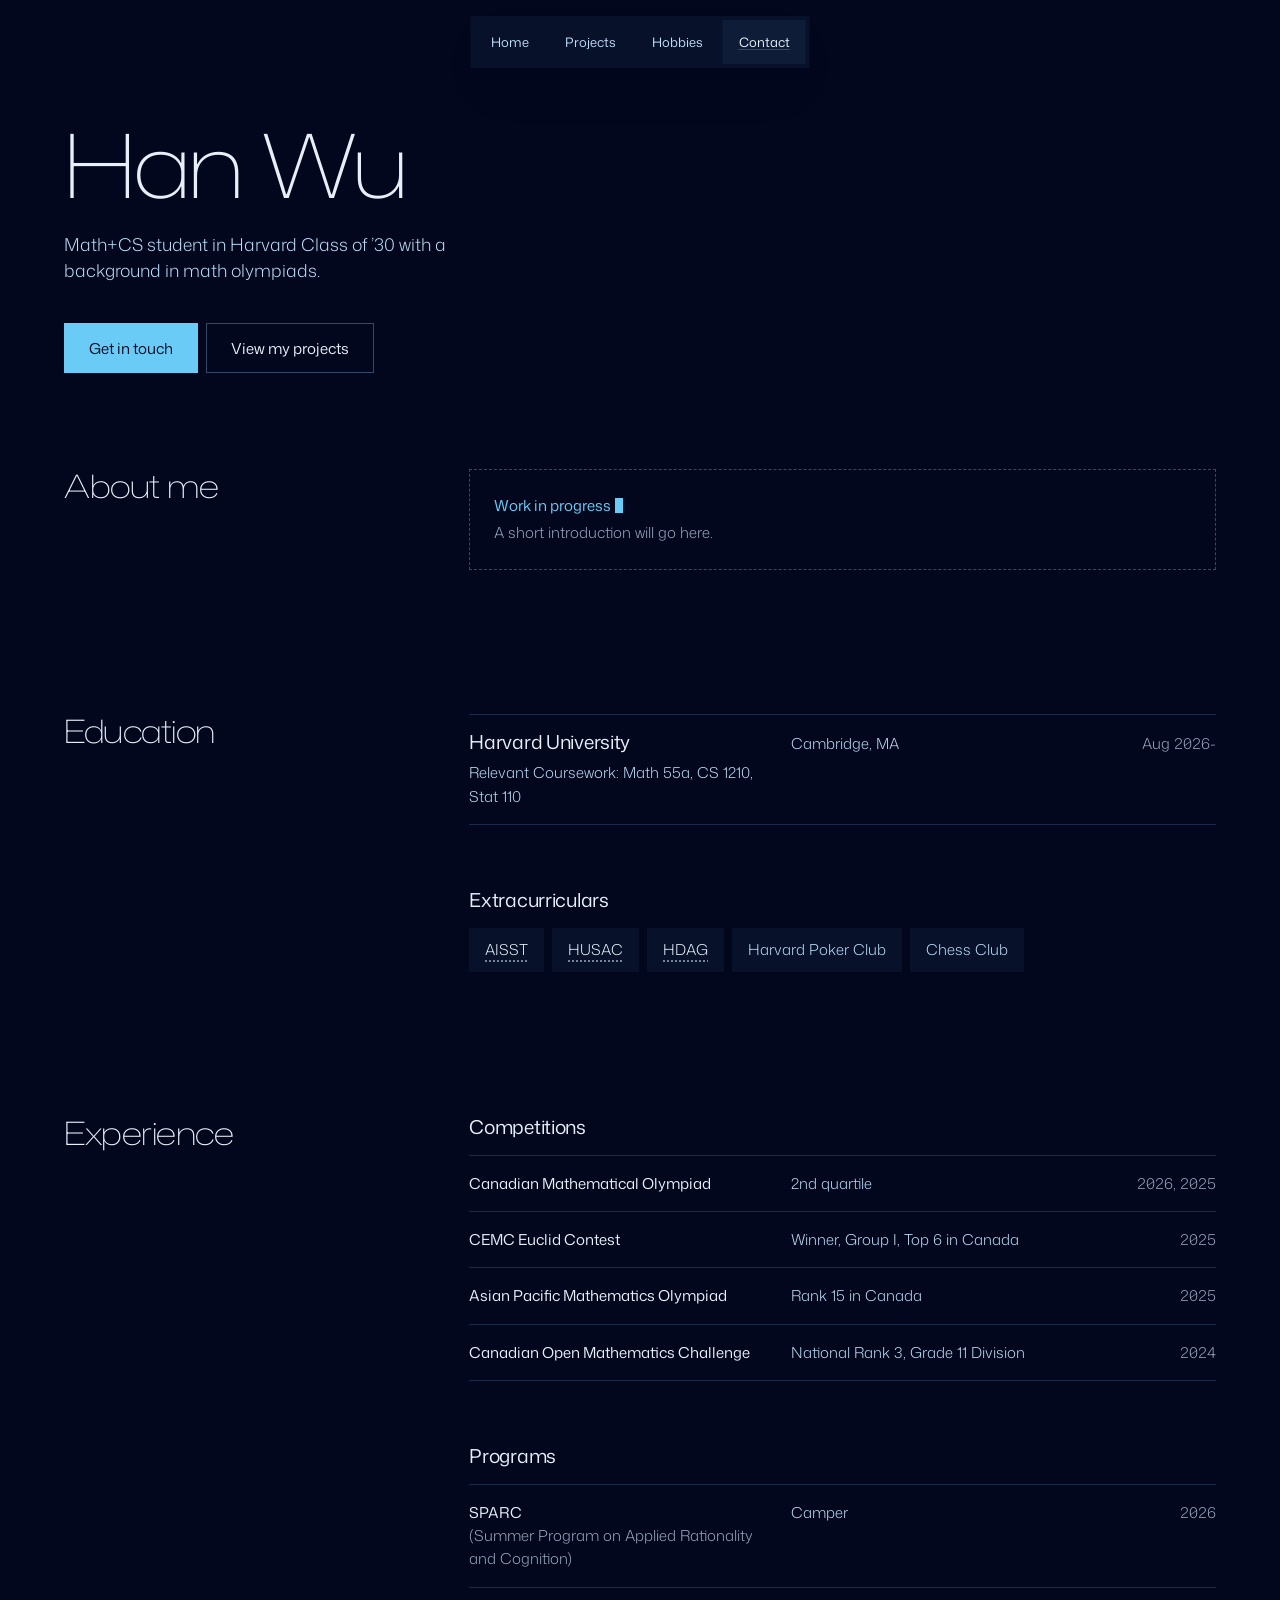
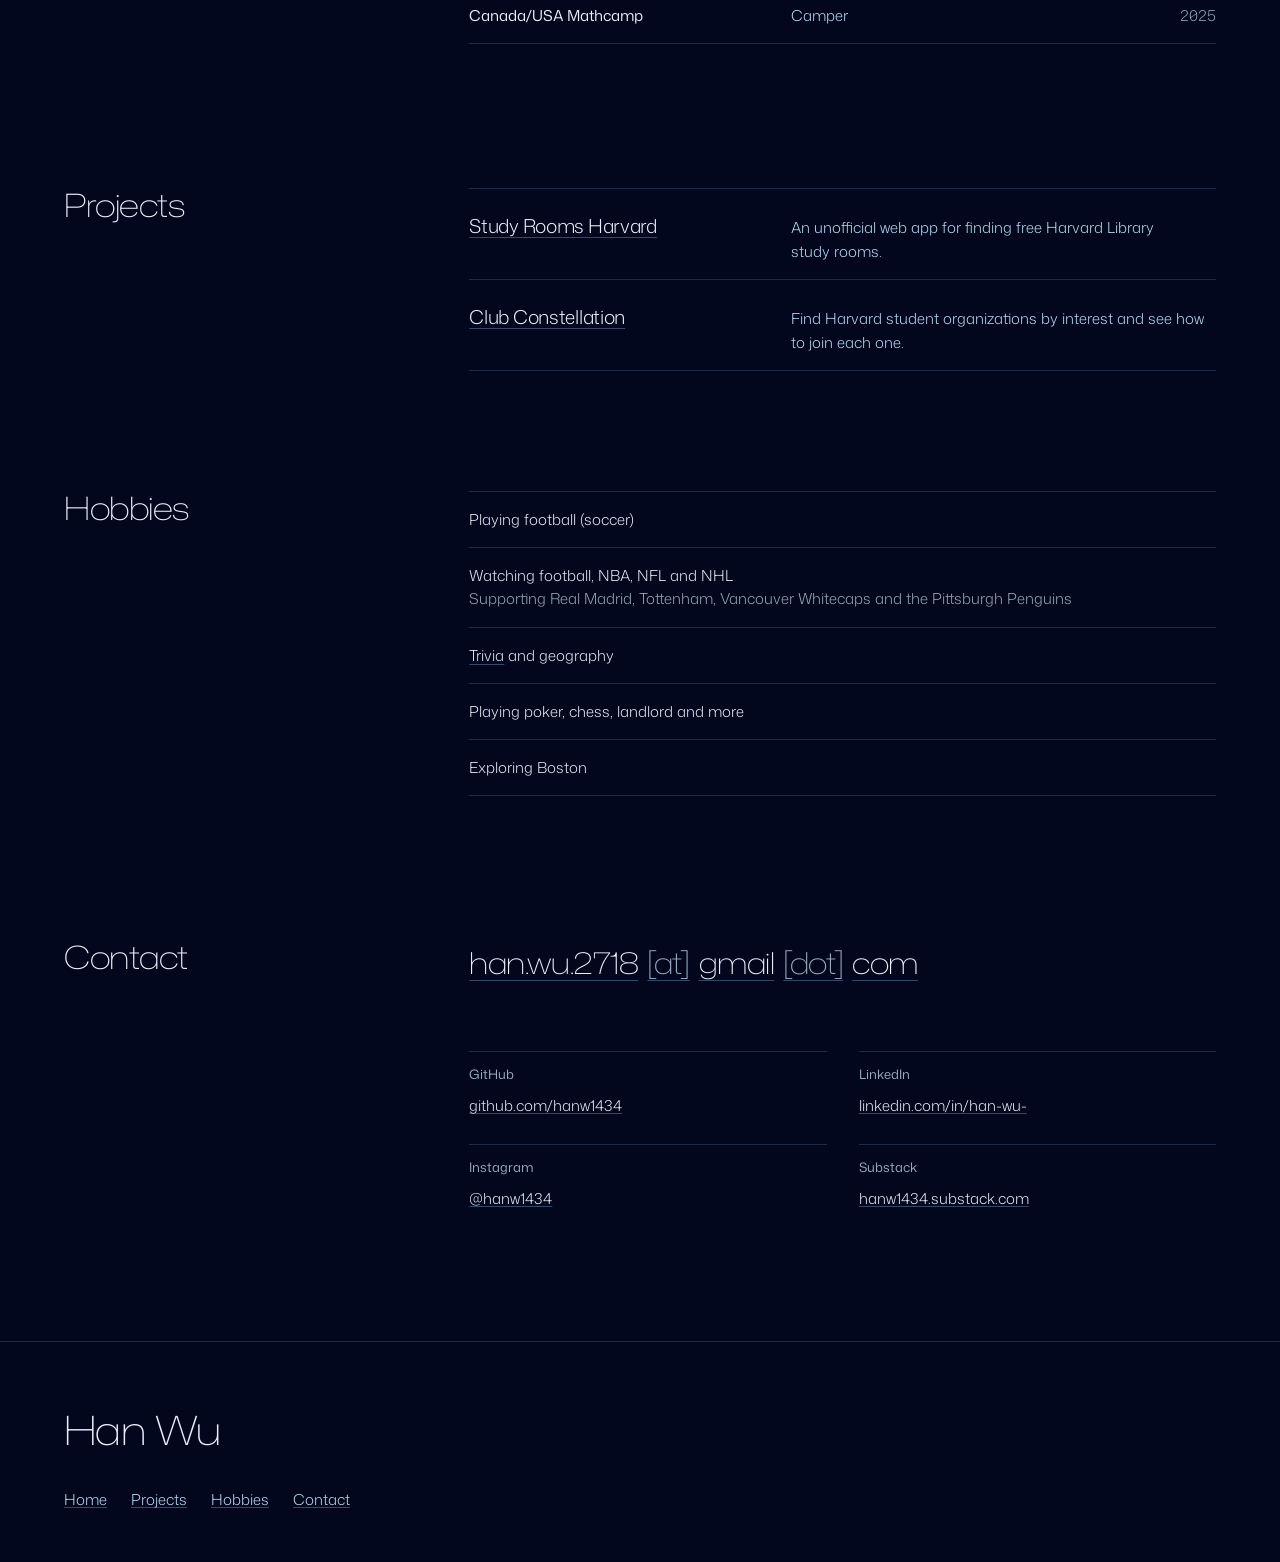
<file: index.html>
<!doctype html>
<html lang="en">
<head>
<meta charset="utf-8">
<meta name="viewport" content="width=device-width, initial-scale=1">
<title>Han Wu</title>
<meta name="description" content="Math+CS student in Harvard Class of ’30 with a background in math olympiads.">
<script>document.documentElement.classList.add('js');</script>
<link rel="preconnect" href="https://fonts.googleapis.com">
<link rel="preconnect" href="https://fonts.gstatic.com" crossorigin>
<link href="https://fonts.googleapis.com/css2?family=Mona+Sans:wdth,wght@100,300;100,400;125,200&display=swap" rel="stylesheet">
<style>
/* Hallmark · shape: Long Document · genre: atmospheric · theme: midnight (by reference: the user's example sites) · job: hire · draw: 4790c9
 * hero: Settled · nav: floating pill, Home, Projects, Hobbies and Contact · footer: mast · imagery: none · signature: none for now, the owner is still choosing what sits beside the name
 * axes: dark/grotesk-sans/cool · posture: committed · contrast: pass · fold: pass · copy: verbatim · v2.0.0 */
/* Hallmark · pre-emit critique: P4 H3 E4 S5 R4 V4 · weakest: H, every result now sits at body size, newest first, at the owner’s request; the section heads and the year column carry the order */
/* Hallmark · waive 77 · Projects is thin on purpose · it lists the two projects that exist and takes mass as it grows */
/* Hallmark · waive 78 · section heads sit at 24 to 36px under an 88px name · the owner asked for thinner, smaller type across the page */
/* Hallmark · waive 44c · the hero stops short of the fold · the owner asked for no summary under the name and for the hero to lead straight into the page */
/* Hallmark · waive 79 · open space under the hero · it is the gap before About me, which starts on the first screen because the owner asked the hero to lead straight in */
:root {
  color-scheme: dark;
  --space-3xs: 2px; --space-2xs: 4px; --space-xs: 8px; --space-sm: 12px; --space-md: 16px; --space-lg: 24px; --space-xl: 40px; --space-2xl: 64px; --space-3xl: 96px; --space-4xl: 144px;
  --text-xs: 0.8125rem; --text-sm: 0.875rem; --text-md: 1rem; --text-lg: 1.25rem; --text-xl: 1.5625rem; --text-2xl: 1.953rem; --text-3xl: 2.441rem;
  --text-display-s: clamp(2.25rem, 4vw + 0.5rem, 3.75rem); --text-display: clamp(2.75rem, 5vw + 1rem, 5.25rem);
  --text-section: clamp(2rem, 2.5vw + 1rem, 3.5rem); --text-title: clamp(1.25rem, 0.75vw + 0.875rem, 1.625rem); --text-lead: clamp(1.125rem, 0.35vw + 1rem, 1.375rem);
  --ease-out: cubic-bezier(0.16, 1, 0.3, 1); --ease-in: cubic-bezier(0.7, 0, 0.84, 0); --ease-in-out: cubic-bezier(0.65, 0, 0.35, 1);
  --dur-micro: 120ms; --dur-short: 220ms; --dur-long: 420ms;
  --color-error: oklch(72% 0.15 27); --color-success: oklch(76% 0.13 150);
  --container: 1440px; --gutter: 64px; --gap-columns: 32px; --section-gap-s: 120px; --section-gap: 144px; --section-gap-l: 176px;
  --z-base: 1; --z-raised: 10; --z-dropdown: 100; --z-sticky: 200; --z-sticky-nav: 300; --z-modal: 400; --z-toast: 500; --z-tooltip: 600;
  --color-paper: oklch(14% 0.048 264); --color-paper-2: oklch(18.5% 0.052 264); --color-paper-3: oklch(23% 0.055 264);
  --color-ink: oklch(95% 0.016 250); --color-ink-2: oklch(88% 0.05 245); --color-muted: oklch(73% 0.04 256);
  --color-rule: oklch(29% 0.058 264); --color-rule-2: oklch(40% 0.06 262);
  --color-accent: oklch(80% 0.11 230); --color-accent-2: oklch(58% 0.1 236); --color-accent-ink: oklch(16% 0.05 264); --color-focus: oklch(84% 0.12 228);
  --font-display: "Mona Sans", ui-sans-serif, system-ui, sans-serif; --font-body: var(--font-display); --font-outlier: var(--font-display);
  --radius-card: 0; --radius-pill: 0; --rule-hair: 1px;
  --shadow-card: 0 24px 48px -24px oklch(6% 0.04 264 / 0.7);
  --tracking-display: -0.015em; --display-weight: 300; --display-stretch: 125%;
}

*, *::before, *::after { box-sizing: border-box; }
html, body { overflow-x: clip; }
html { scrollbar-color: var(--color-muted) var(--color-paper); scroll-padding-top: var(--space-3xl); }
body { margin: 0; background: var(--color-paper); color: var(--color-ink); font-family: var(--font-body); font-size: var(--text-md); line-height: 1.55; -webkit-font-smoothing: antialiased; caret-color: var(--color-accent); }
::selection { background: color-mix(in oklab, var(--color-accent) 22%, transparent); color: var(--color-ink); }
:focus-visible { outline: 2px solid var(--color-focus); outline-offset: 2px; }
a { color: inherit; text-decoration-thickness: 1px; text-underline-offset: 0.16em; }
h1, h2, h3 { margin: 0; font-family: var(--font-display); font-weight: var(--display-weight, 700); font-synthesis: none; letter-spacing: var(--tracking-display); line-height: 1.05; overflow-wrap: break-word; min-width: 0; text-wrap: balance; }
h1 { max-width: 20ch; font-size: var(--text-display); } h2 { max-width: 30ch; font-size: var(--text-section); } h3 { max-width: 40ch; font-size: var(--text-title); line-height: 1.2; }
.lead { font-size: var(--text-lead); line-height: 1.45; max-width: 52ch; }
p { margin: 0; text-wrap: pretty; }
p:not([class]) { max-width: 65ch; }
img, video { max-width: 100%; height: auto; display: block; }
svg { display: block; }
[hidden] { display: none !important; }
button, input, select, textarea { font: inherit; }
.container { width: 100%; max-width: var(--container); margin-inline: auto; padding-inline: var(--gutter); box-sizing: border-box; }
.num, .figure, td.num { font-variant-numeric: tabular-nums; }
.visually-hidden { position: absolute; width: 1px; height: 1px; overflow: hidden; clip-path: inset(50%); white-space: nowrap; }
[data-slot] { position: relative; overflow: hidden; background: linear-gradient(160deg, var(--color-paper-2, var(--color-paper)), var(--color-paper-3, var(--color-paper))); }
[data-slot] > img { position: absolute; inset: 0; width: 100%; height: 100%; object-fit: cover; z-index: 1; }
[data-slot]:has(> img) > :not(img):not([data-keep]) { display: none !important; }
@media (max-width: 60rem) { :root { --gutter: 24px; --section-gap-s: 80px; --section-gap: 96px; --section-gap-l: 120px; } }
@media (max-width: 40rem) { :root { --gutter: 16px; --section-gap-s: 56px; --section-gap: 72px; --section-gap-l: 96px; --gap-columns: 16px; } }
@media (prefers-reduced-motion: reduce) { *:not(.keep-motion), *:not(.keep-motion)::before, *:not(.keep-motion)::after { animation-duration: 0.01ms !important; animation-iteration-count: 1 !important; transition-duration: 0.01ms !important; scroll-behavior: auto !important; } }
/* photographs: duotone paper ink-2 */
[data-slot]:has(> img) { isolation: isolate; background: var(--color-ink-2); outline: 1px solid color-mix(in oklab, var(--color-ink) 8%, transparent); outline-offset: -1px; }
[data-slot] > img { z-index: 0; filter: grayscale(1) contrast(1.08); mix-blend-mode: multiply; }
[data-slot]:has(> img)::before { content: ""; position: absolute; inset: 0; z-index: 1; background: var(--color-paper); mix-blend-mode: lighten; pointer-events: none; }


:root {
  /* kept for the next hero picture */
  --color-star: oklch(72% 0.06 238);
  --color-star-bright: oklch(88% 0.05 230);
  --color-star-dim: oklch(33% 0.055 255);
  /* near-white ring, so focus never reads as the azure fill of the primary button */
  --color-focus: oklch(97% 0.02 230);
  --text-name: clamp(2.75rem, 6vw + 1rem, 5.5rem);
  /* the owner asked for thinner, smaller type: one step down the scale, body at 15px, display at weight 200 */
  --text-xs: 0.75rem; --text-sm: 0.8125rem; --text-md: 0.9375rem; --text-lg: 1.0625rem; --text-xl: 1.25rem; --text-2xl: 1.5rem; --text-3xl: 1.875rem;
  --text-display-s: clamp(1.75rem, 2.5vw + 0.5rem, 2.5rem); --text-section: clamp(1.5rem, 1.25vw + 1rem, 2.25rem);
  --text-title: clamp(1.0625rem, 0.4vw + 0.875rem, 1.25rem); --text-lead: clamp(1rem, 0.25vw + 0.9rem, 1.125rem);
  --display-weight: 200;
}

body { font-weight: 300; }
h1, h2 { font-weight: var(--display-weight); font-stretch: var(--display-stretch); line-height: 1.04; }
h3 { font-weight: 400; }
:focus-visible { outline-offset: 3px; }

.skip { position: absolute; left: var(--space-md); top: calc(-1 * var(--space-3xl)); z-index: var(--z-toast); display: inline-flex; align-items: center; min-height: 44px; padding: 0 var(--space-md); background: var(--color-ink); color: var(--color-paper); }
.skip:focus-visible { top: var(--space-md); }

/* nav: a floating pill, cut square like every Midnight surface */
.pill { position: fixed; z-index: var(--z-sticky-nav); top: var(--space-md); left: 50%; width: max-content; max-width: calc(100% - 2 * var(--space-md)); transform: translateX(-50%); }
.pill ul { display: flex; gap: var(--space-2xs); margin: 0; padding: var(--space-2xs); overflow-x: auto; scrollbar-width: none; list-style: none; background: var(--color-paper-2); box-shadow: var(--shadow-card); }
.pill a { display: inline-flex; align-items: center; min-height: 44px; padding: 0 var(--space-md); font-size: var(--text-sm); font-weight: 400; color: var(--color-ink-2); text-decoration: none; white-space: nowrap; transition: background-color var(--dur-short) var(--ease-out), color var(--dur-short) var(--ease-out); }
.pill a:hover { background: var(--color-paper-3); color: var(--color-ink); }
.pill a:active { background: var(--color-rule); }
.pill .pill__act { background: var(--color-paper-3); color: var(--color-ink); text-decoration: underline; text-decoration-color: var(--color-rule-2); }
.pill .pill__act:hover { text-decoration-color: var(--color-accent); }
/* a section still being written carries a dashed wip tag, in the nav and beside its content */

/* buttons: the theme's pair */
.btn { display: inline-flex; align-items: center; justify-content: center; min-height: 50px; padding: 0 var(--space-lg); border: var(--rule-hair) solid transparent; border-radius: var(--radius-pill); font-size: var(--text-md); font-weight: 400; line-height: 1; color: var(--color-ink); text-decoration: none; white-space: nowrap; cursor: pointer; transition: background-color var(--dur-short) var(--ease-out), border-color var(--dur-short) var(--ease-out), transform var(--dur-micro) var(--ease-out); }
.btn--primary { background: var(--color-accent); color: var(--color-accent-ink); }
.btn--primary:hover { background: var(--color-ink-2); }
.btn--secondary { border-color: var(--color-rule-2); background: var(--color-paper); }
.btn--secondary:hover { background: var(--color-paper-2); border-color: var(--color-muted); }
.btn:active { transform: translateY(1px); }
.btn[aria-disabled="true"] { opacity: 0.55; cursor: not-allowed; transform: none; }

/* hero: the name, the line and the two actions; no summary, the page follows straight on */
.hero { padding-top: calc(var(--space-3xl) + var(--space-lg)); }
.hero + .sec { padding-top: var(--space-3xl); }
.hero h1 { max-width: none; font-size: var(--text-name); line-height: 1; }
.hero .lead { margin-top: var(--space-lg); max-width: 36ch; color: var(--color-ink-2); }
.actions { display: flex; flex-wrap: wrap; gap: var(--space-xs); margin-top: var(--space-xl); }

/* the document: the head in the margin, the record beside it */
.sec { padding-top: var(--section-gap-s); }
.sec--far { padding-top: var(--section-gap); }
.doc { display: grid; grid-template-columns: minmax(0, 1fr) minmax(0, 2fr); column-gap: var(--gap-columns); align-items: start; }
.doc > h2 { position: sticky; top: var(--space-3xl); }
.doc__body { display: grid; gap: var(--space-2xl); }
.group { display: grid; gap: var(--space-md); }
.group > h3 { color: var(--color-ink); }

.rows { margin: 0; padding: 0; list-style: none; }
.row { display: grid; grid-template-columns: minmax(0, 1fr) minmax(0, 1fr) 6.5rem; /* a fixed year column, so the middle column lines up row to row */ align-items: baseline; gap: var(--space-2xs) var(--gap-columns); padding-block: var(--space-md); border-top: var(--rule-hair) solid var(--color-rule); }
.row:last-child { border-bottom: var(--rule-hair) solid var(--color-rule); }
.row > p { color: var(--color-ink-2); }
.res { color: var(--color-ink-2); }
.row > .event { color: var(--color-ink); font-weight: 400; }
.row > .when { color: var(--color-muted); font-variant-numeric: tabular-nums; text-align: right; white-space: nowrap; }
.row h3, .row .name { font-size: var(--text-title); }
.row .name { font-family: var(--font-display); letter-spacing: var(--tracking-display); line-height: 1.2; color: var(--color-ink); }
.row .deg { margin-top: var(--space-xs); color: var(--color-ink-2); }
.event__long { display: block; font-weight: 300; color: var(--color-muted); }
.row > .desc { grid-column: 2 / -1; } /* runs over the year column, starting where every middle column starts */
.row .name a, .hobby a { color: inherit; text-decoration-color: var(--color-rule-2); text-underline-offset: 0.2em; transition: text-decoration-color var(--dur-short) var(--ease-out); }
.row .name a { display: inline-flex; align-items: center; min-height: 44px; }
.row > .hobby { grid-column: 1 / -1; color: var(--color-ink); }


.clubs { display: flex; flex-wrap: wrap; gap: var(--space-xs); margin: 0; padding: 0; list-style: none; }
.clubs li { display: flex; align-items: center; min-height: 44px; padding: 0 var(--space-md); background: var(--color-paper-2); color: var(--color-ink-2); white-space: nowrap; }
/* an abbreviation opens its full name on hover, focus or tap, in a tab joined to the chip */
.clubs .abbr { position: relative; padding: 0; }
.club { align-self: stretch; padding: 0 var(--space-md); border: 0; background: none; color: var(--color-ink); text-decoration: underline dotted var(--color-muted); text-underline-offset: 0.3em; cursor: help; transition: background-color var(--dur-short) var(--ease-out); }
.club:hover, .abbr.is-open .club { background: var(--color-paper-3); }
.club:focus-visible { outline-offset: 0; }
/* no script: the full name sits in the chip; with script it waits in a tab above */
.club__full { padding-right: var(--space-md); font-size: var(--text-sm); color: var(--color-muted); white-space: normal; }
.js .club__full { position: absolute; left: 0; bottom: 100%; z-index: var(--z-tooltip); width: max-content; max-width: 44ch; padding: var(--space-xs) var(--space-sm); background: var(--color-paper-3); box-shadow: var(--shadow-card); color: var(--color-ink); opacity: 0; transform: translateY(4px); pointer-events: none; transition: opacity var(--dur-short) var(--ease-out), transform var(--dur-short) var(--ease-out); }
.js .abbr:hover .club__full, .js .club:focus-visible + .club__full, .js .abbr.is-open .club__full { opacity: 1; transform: none; pointer-events: auto; }
.js .abbr.is-hushed .club__full { opacity: 0; pointer-events: none; }

/* About me and Hobbies: a dashed box with a blinking caret until they are written */
.wip-box { display: grid; gap: var(--space-2xs); padding: var(--space-lg); border: var(--rule-hair) dashed var(--color-rule-2); }
.wip-box p { color: var(--color-muted); }
.wip-box .wip { font-weight: 400; color: var(--color-accent); }
.wip::after { content: ""; display: inline-block; width: 0.5em; height: 1em; margin-left: var(--space-2xs); vertical-align: -0.14em; background: currentColor; animation: caret 1.1s steps(1, end) infinite; }
@keyframes caret { 50% { opacity: 0; } }

/* contact: the close */
.email { display: inline-flex; justify-self: start; align-items: center; min-height: 44px; max-width: 100%; font-size: clamp(1.125rem, 2vw + 0.5rem, var(--text-3xl)); font-weight: var(--display-weight); font-stretch: var(--display-stretch); letter-spacing: var(--tracking-display); color: var(--color-ink); text-decoration-color: var(--color-rule-2); text-underline-offset: 0.2em; transition: text-decoration-color var(--dur-short) var(--ease-out); }
.email:hover { text-decoration-color: var(--color-accent); }
.email { flex-wrap: wrap; column-gap: 0.3em; }
.at { color: var(--color-muted); }
.profiles { display: grid; grid-template-columns: repeat(2, minmax(0, 1fr)); gap: var(--space-md) var(--gap-columns); margin: 0; padding: 0; list-style: none; }
.profiles li { padding-top: var(--space-sm); border-top: var(--rule-hair) solid var(--color-rule); }
.profiles .k { display: block; font-size: var(--text-sm); font-weight: 400; color: var(--color-muted); }
.profiles a { display: inline-flex; align-items: center; min-height: 44px; max-width: 100%; color: var(--color-ink); overflow-wrap: anywhere; text-decoration-color: var(--color-rule-2); transition: text-decoration-color var(--dur-short) var(--ease-out); }
.profiles a:hover, .mast a:hover, .row .name a:hover, .hobby a:hover { text-decoration-color: var(--color-accent); }

/* footer: a mast, the wordmark over the page's links */
.mast { margin-top: var(--section-gap-s); padding-block: var(--space-2xl) var(--space-xl); border-top: var(--rule-hair) solid var(--color-rule); }
.mast__mark { display: inline-flex; align-items: center; min-height: 48px; font-size: var(--text-display-s); font-weight: var(--display-weight); font-stretch: var(--display-stretch); letter-spacing: var(--tracking-display); line-height: 1.1; color: var(--color-ink); text-decoration: none; }
.mast ul { display: flex; flex-wrap: wrap; gap: 0 var(--space-lg); margin: var(--space-lg) 0 0; padding: 0; list-style: none; }
.mast ul a { display: inline-flex; align-items: center; min-height: 44px; color: var(--color-ink-2); text-decoration-color: var(--color-rule-2); transition: text-decoration-color var(--dur-short) var(--ease-out); }

@media (max-width: 64rem) {
  .doc { grid-template-columns: minmax(0, 1fr); row-gap: var(--space-xl); }
  .doc > h2 { position: static; }
}
@media (max-width: 40rem) {
  .pill a { padding: 0 var(--space-xs); }
  .row { grid-template-columns: minmax(0, 1fr) auto; }
  .row > :first-child { grid-column: 1 / -1; }
  .row > .when { text-align: right; }
  .row > .desc { grid-column: 1 / -1; }
  .profiles { grid-template-columns: minmax(0, 1fr); }
}
@media (prefers-reduced-motion: reduce) {
  .btn, .pill a { transition: background-color var(--dur-short) linear; }
  .js .club__full { transition: opacity var(--dur-short) linear; transform: none; }
  .btn:active { transform: none; }
}

</style>
</head>
<body>
<a class="skip" href="#main">Skip to content</a>

<nav class="pill" aria-label="Sections">
  <ul>
    <li><a href="#home">Home</a></li>
    <li><a href="#projects">Projects</a></li>
    <li><a href="#hobbies">Hobbies</a></li>
    <li><a class="pill__act" href="#contact">Contact</a></li>
  </ul>
</nav>

<main id="main">
  <div id="home">
  <section class="hero" aria-labelledby="name">
    <div class="container">
      <div>
        <h1 id="name">Han Wu</h1>
        <p class="lead">Math+CS student in Harvard Class of ’30 with a background in math olympiads.</p>
        <div class="actions">
          <a class="btn btn--primary" href="#contact">Get in touch</a>
          <a class="btn btn--secondary" href="https://github.com/hanw1434" target="_blank" rel="noopener">View my projects<span class="visually-hidden"> (opens in a new tab)</span></a>
        </div>
      </div>
    </div>
  </section>

  <section id="about" class="sec" aria-labelledby="about-h">
    <div class="container doc">
      <h2 id="about-h">About me</h2>
      <div class="doc__body">
        <div class="wip-box">
          <p class="wip">Work in progress</p>
          <p>A short introduction will go here.</p>
        </div>
      </div>
    </div>
  </section>

  <section id="education" class="sec sec--far" aria-labelledby="education-h">
    <div class="container doc">
      <h2 id="education-h">Education</h2>
      <div class="doc__body">
        <div class="rows">
          <div class="row">
            <div>
              <h3>Harvard University</h3>
              <p class="deg">Relevant Coursework: Math 55a, CS 1210, Stat 110</p>
            </div>
            <p>Cambridge, MA</p>
            <p class="when">Aug 2026-</p>
          </div>
        </div>
        <div class="group">
          <h3>Extracurriculars</h3>
          <ul class="clubs">
            <li class="abbr"><button class="club" type="button" aria-describedby="club-aisst">AISST</button><span class="club__full" role="tooltip" id="club-aisst">AI Safety Student Team</span></li>
            <li class="abbr"><button class="club" type="button" aria-describedby="club-husac">HUSAC</button><span class="club__full" role="tooltip" id="club-husac">Harvard Undergraduate Sports Analytics Collective</span></li>
            <li class="abbr"><button class="club" type="button" aria-describedby="club-hdag">HDAG</button><span class="club__full" role="tooltip" id="club-hdag">Harvard Undergraduate Data Analytics Group</span></li>
            <li>Harvard Poker Club</li>
            <li>Chess Club</li>
          </ul>
        </div>
      </div>
    </div>
  </section>

  <section id="experience" class="sec sec--far" aria-labelledby="experience-h">
    <div class="container doc">
      <h2 id="experience-h">Experience</h2>
      <div class="doc__body">
        <div class="group">
          <h3>Competitions</h3>
          <ol class="rows">
            <li class="row">
              <p class="event">Canadian Mathematical Olympiad</p>
              <p class="res">2nd quartile</p>
              <p class="when">2026, 2025</p>
            </li>
            <li class="row">
              <p class="event">CEMC Euclid Contest</p>
              <p class="res">Winner, Group I, Top 6 in Canada</p>
              <p class="when">2025</p>
            </li>
            <li class="row">
              <p class="event">Asian Pacific Mathematics Olympiad</p>
              <p class="res">Rank 15 in Canada</p>
              <p class="when">2025</p>
            </li>
            <li class="row">
              <p class="event">Canadian Open Mathematics Challenge</p>
              <p class="res">National Rank 3, Grade 11 Division</p>
              <p class="when">2024</p>
            </li>
          </ol>
        </div>
        <div class="group">
          <h3>Programs</h3>
          <ul class="rows">
            <li class="row">
              <p class="event">SPARC <span class="event__long">(Summer Program on Applied Rationality and Cognition)</span></p>
              <p class="res">Camper</p>
              <p class="when">2026</p>
            </li>
            <li class="row">
              <p class="event">Canada/USA Mathcamp</p>
              <p class="res">Camper</p>
              <p class="when">2025</p>
            </li>
          </ul>
        </div>
      </div>
    </div>
  </section>
  </div>

  <section id="projects" class="sec sec--far" aria-labelledby="projects-h">
    <div class="container doc">
      <h2 id="projects-h">Projects</h2>
      <div class="doc__body">
        <ul class="rows">
          <li class="row">
            <p class="name"><a href="https://harvard-rooms.vercel.app" target="_blank" rel="noopener">Study Rooms Harvard<span class="visually-hidden"> (opens in a new tab)</span></a></p>
            <p class="desc">An unofficial web app for finding free Harvard Library study rooms.</p>
          </li>
          <li class="row">
            <p class="name"><a href="https://hanw1434.github.io/club-constellation/" target="_blank" rel="noopener">Club Constellation<span class="visually-hidden"> (opens in a new tab)</span></a></p>
            <p class="desc">Find Harvard student organizations by interest and see how to join each one.</p>
          </li>
        </ul>
      </div>
    </div>
  </section>

  <section id="hobbies" class="sec" aria-labelledby="hobbies-h">
    <div class="container doc">
      <h2 id="hobbies-h">Hobbies</h2>
      <div class="doc__body">
        <ul class="rows">
          <li class="row"><p class="hobby">Playing football (soccer)</p></li>
          <li class="row"><p class="hobby">Watching football, NBA, NFL and NHL<span class="event__long">Supporting Real Madrid, Tottenham, Vancouver Whitecaps and the Pittsburgh Penguins</span></p></li>
          <li class="row"><p class="hobby"><a href="https://www.youtube.com/watch?v=Si5jAkq-rgM" target="_blank" rel="noopener">Trivia<span class="visually-hidden"> (opens in a new tab)</span></a> and geography</p></li>
          <li class="row"><p class="hobby">Playing poker, chess, landlord and more</p></li>
          <li class="row"><p class="hobby">Exploring Boston</p></li>
        </ul>
      </div>
    </div>
  </section>

  <section id="contact" class="sec sec--far" aria-labelledby="contact-h">
    <div class="container doc">
      <h2 id="contact-h">Contact</h2>
      <div class="doc__body">
        <a class="email" href="mailto:han.wu.2718@gmail.com">han.wu.2718 <span class="at">[at]</span> gmail <span class="at">[dot]</span> com</a>
        <ul class="profiles">
          <li><span class="k">GitHub</span><a href="https://github.com/hanw1434" target="_blank" rel="noopener">github.com/hanw1434<span class="visually-hidden"> (opens in a new tab)</span></a></li>
          <li><span class="k">LinkedIn</span><a href="https://www.linkedin.com/in/han-wu-/" target="_blank" rel="noopener">linkedin.com/in/han-wu-<span class="visually-hidden"> (opens in a new tab)</span></a></li>
          <li><span class="k">Instagram</span><a href="https://www.instagram.com/hanw1434" target="_blank" rel="noopener">@hanw1434<span class="visually-hidden"> (opens in a new tab)</span></a></li>
          <li><span class="k">Substack</span><a href="https://hanw1434.substack.com/" target="_blank" rel="noopener">hanw1434.substack.com<span class="visually-hidden"> (opens in a new tab)</span></a></li>
        </ul>
      </div>
    </div>
  </section>
</main>

<footer class="mast">
  <div class="container">
    <a class="mast__mark" href="#home">Han Wu</a>
    <ul>
      <li><a href="#home">Home</a></li>
      <li><a href="#projects">Projects</a></li>
      <li><a href="#hobbies">Hobbies</a></li>
      <li><a href="#contact">Contact</a></li>
    </ul>
  </div>
</footer>

<script>
// clubs: an abbreviation shows its full name on hover, focus or tap; Escape hides it
(() => {
  const clubs = [...document.querySelectorAll('.abbr')];
  const fit = (li) => {
    const tip = li.querySelector('.club__full');
    const vw = document.documentElement.clientWidth;
    tip.style.left = '0px';
    tip.style.maxWidth = `min(44ch, ${vw - 32}px)`;
    const over = tip.getBoundingClientRect().right - (vw - 16);
    if (over > 0) tip.style.left = `${-over}px`;
  };
  for (const li of clubs) {
    const b = li.querySelector('.club');
    li.addEventListener('pointerenter', () => { li.classList.remove('is-hushed'); fit(li); });
    li.addEventListener('pointerleave', () => li.classList.remove('is-hushed'));
    b.addEventListener('focus', () => fit(li));
    b.addEventListener('blur', () => li.classList.remove('is-hushed'));
    b.addEventListener('click', () => { fit(li); li.classList.remove('is-hushed'); clubs.forEach((o) => o !== li && o.classList.remove('is-open')); li.classList.toggle('is-open'); });
  }
  document.addEventListener('keydown', (e) => { if (e.key === 'Escape') clubs.forEach((li) => { li.classList.remove('is-open'); li.classList.add('is-hushed'); }); });
  document.addEventListener('click', (e) => clubs.forEach((li) => { if (!li.contains(e.target)) li.classList.remove('is-open'); }));
})();
</script>
</body>
</html>
</file>
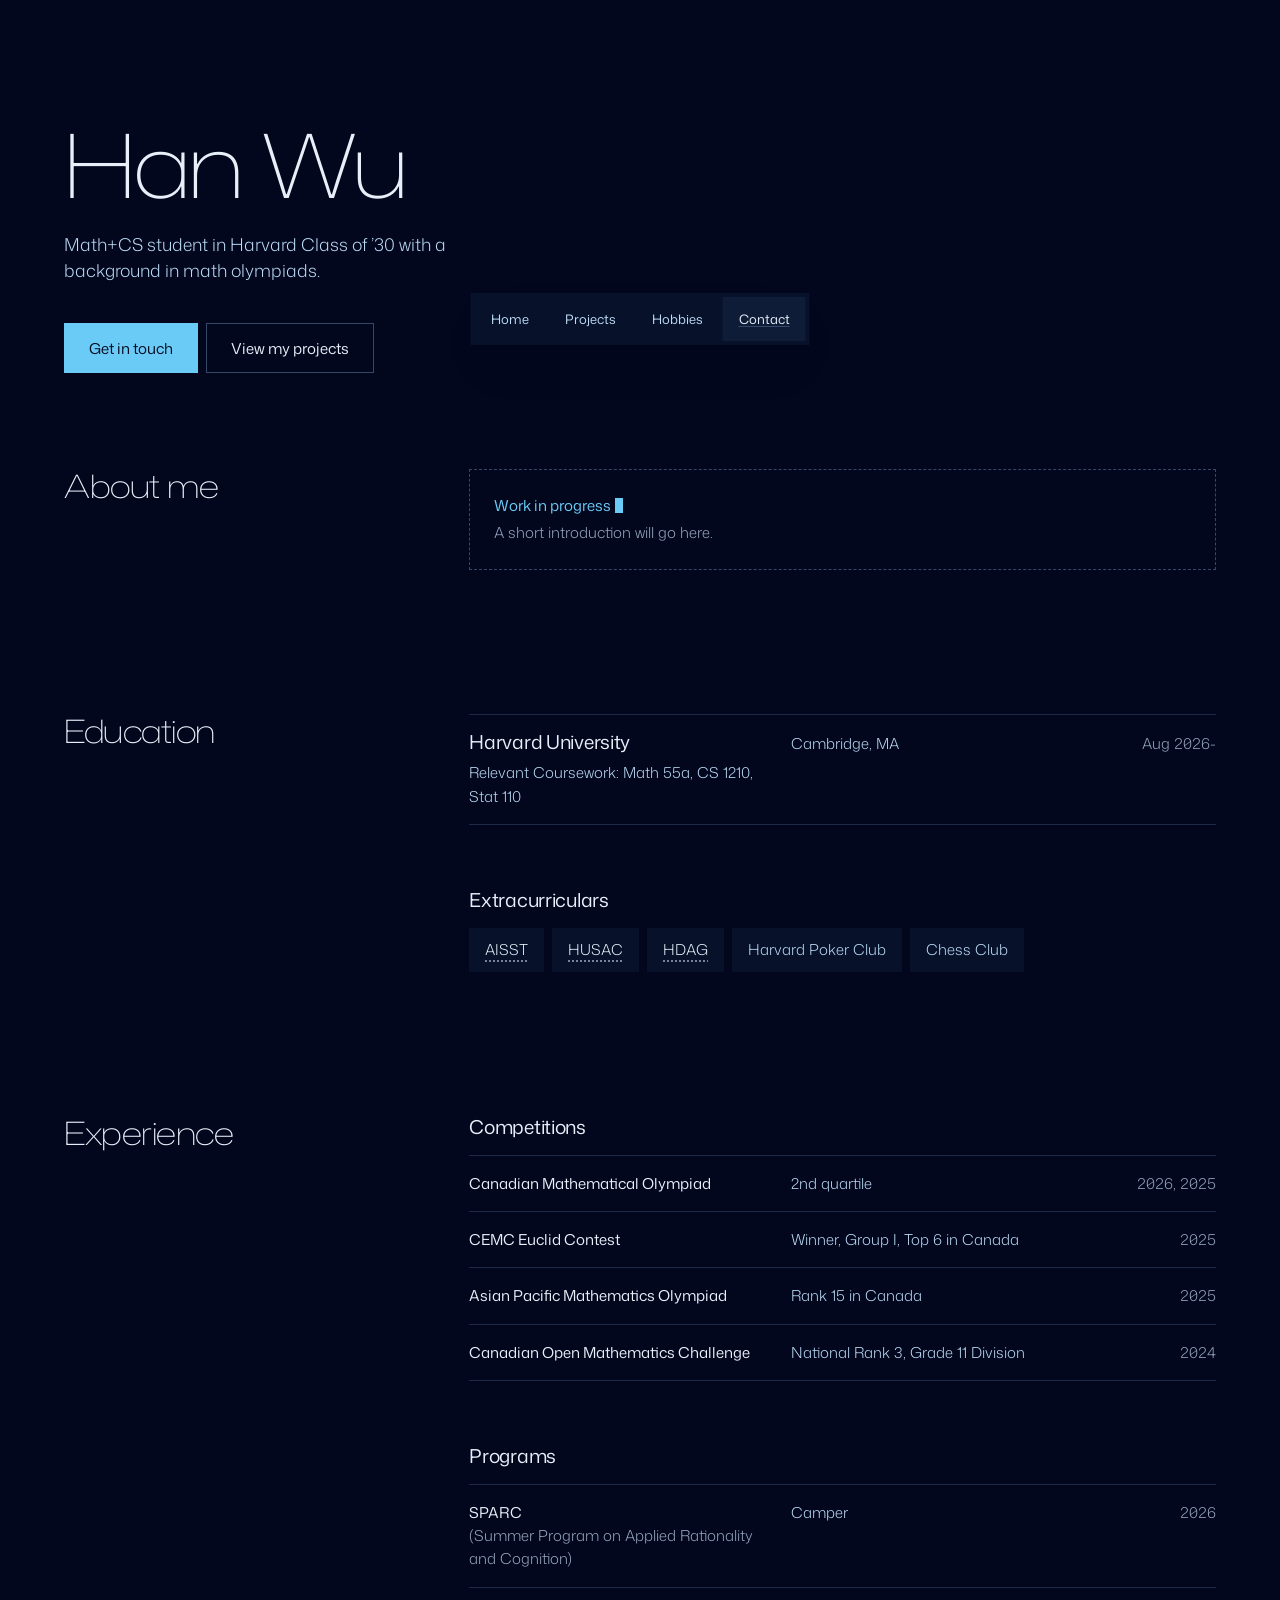
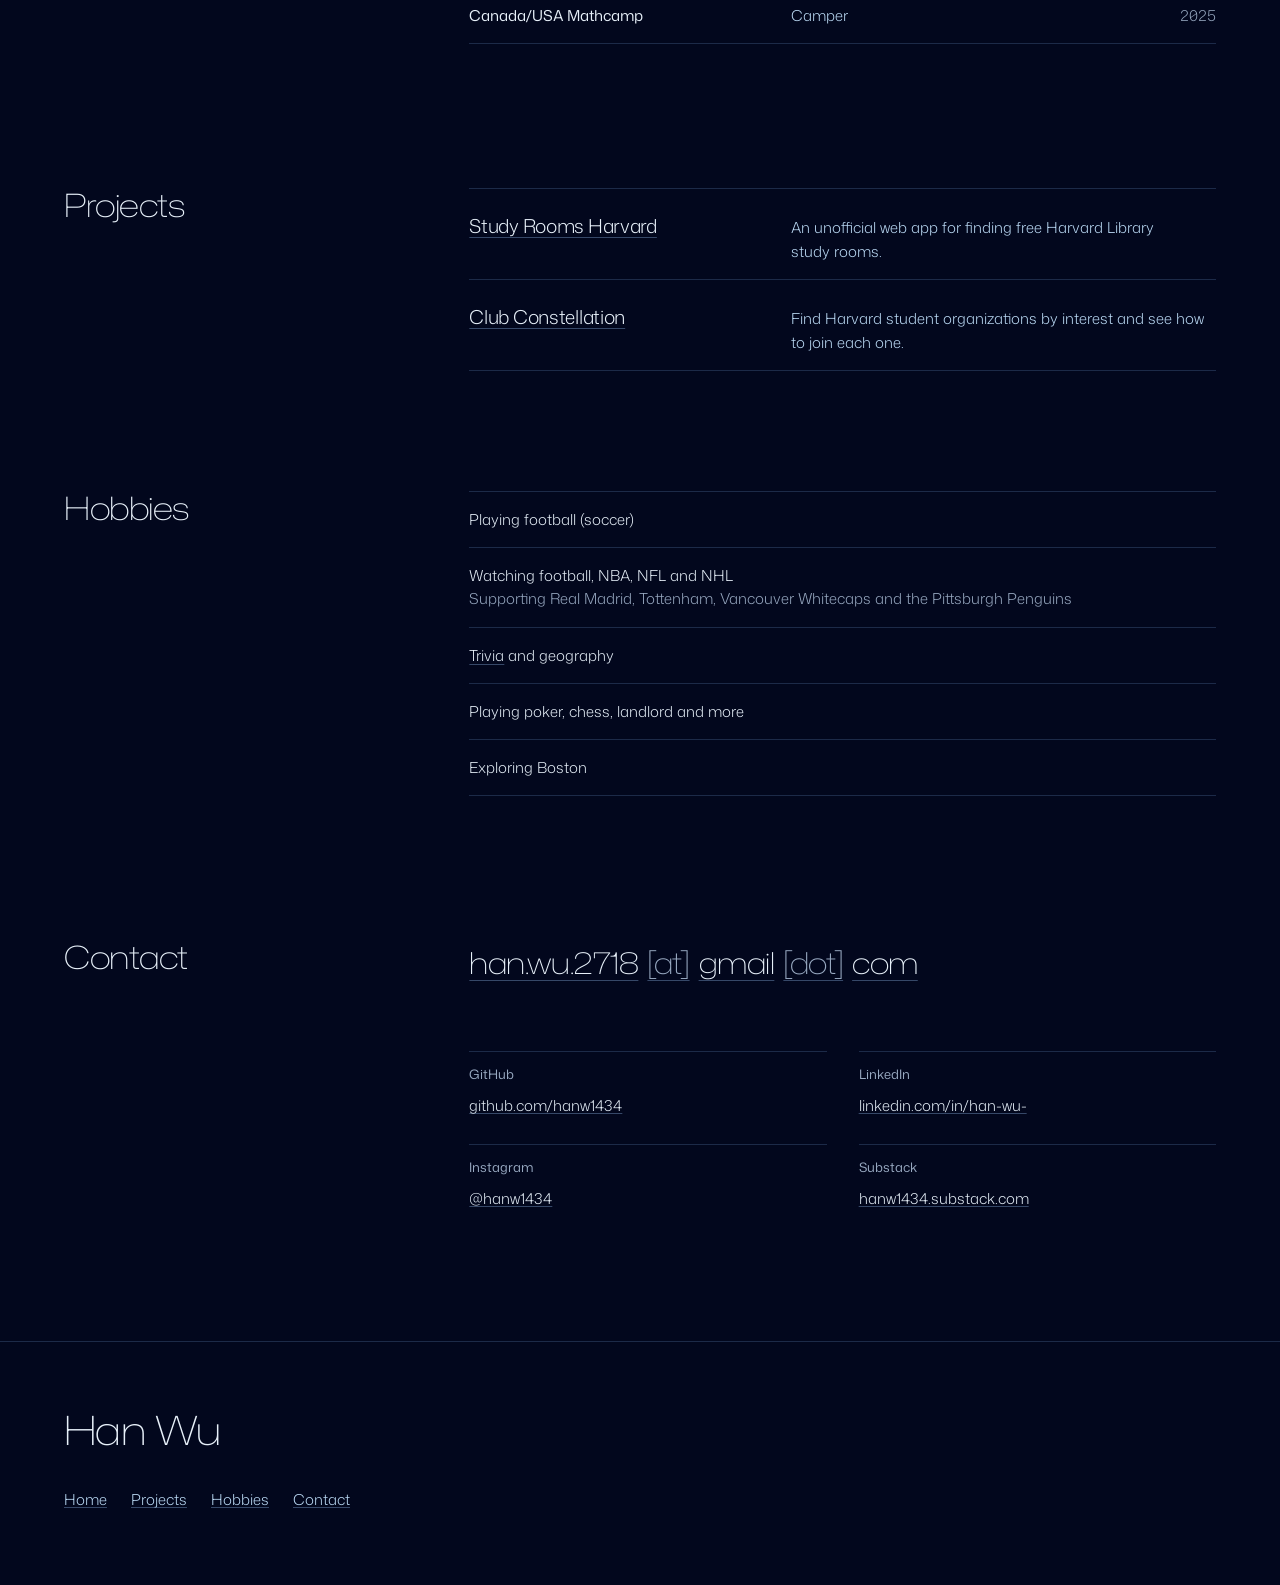
<file: about.html>
<!DOCTYPE html>
<html lang="en">
<head>
  <meta charset="UTF-8" />
  <meta name="viewport" content="width=device-width, initial-scale=1.0" />
  <link rel="icon" href="favicon.svg" type="image/svg+xml" />
  <title>Han Wu</title>
  <meta http-equiv="refresh" content="0; url=index.html#about" />
  <link rel="canonical" href="index.html#about" />
</head>
<body>
  <p>This page moved to <a href="index.html#about">index.html#about</a>.</p>
</body>
</html>
</file>
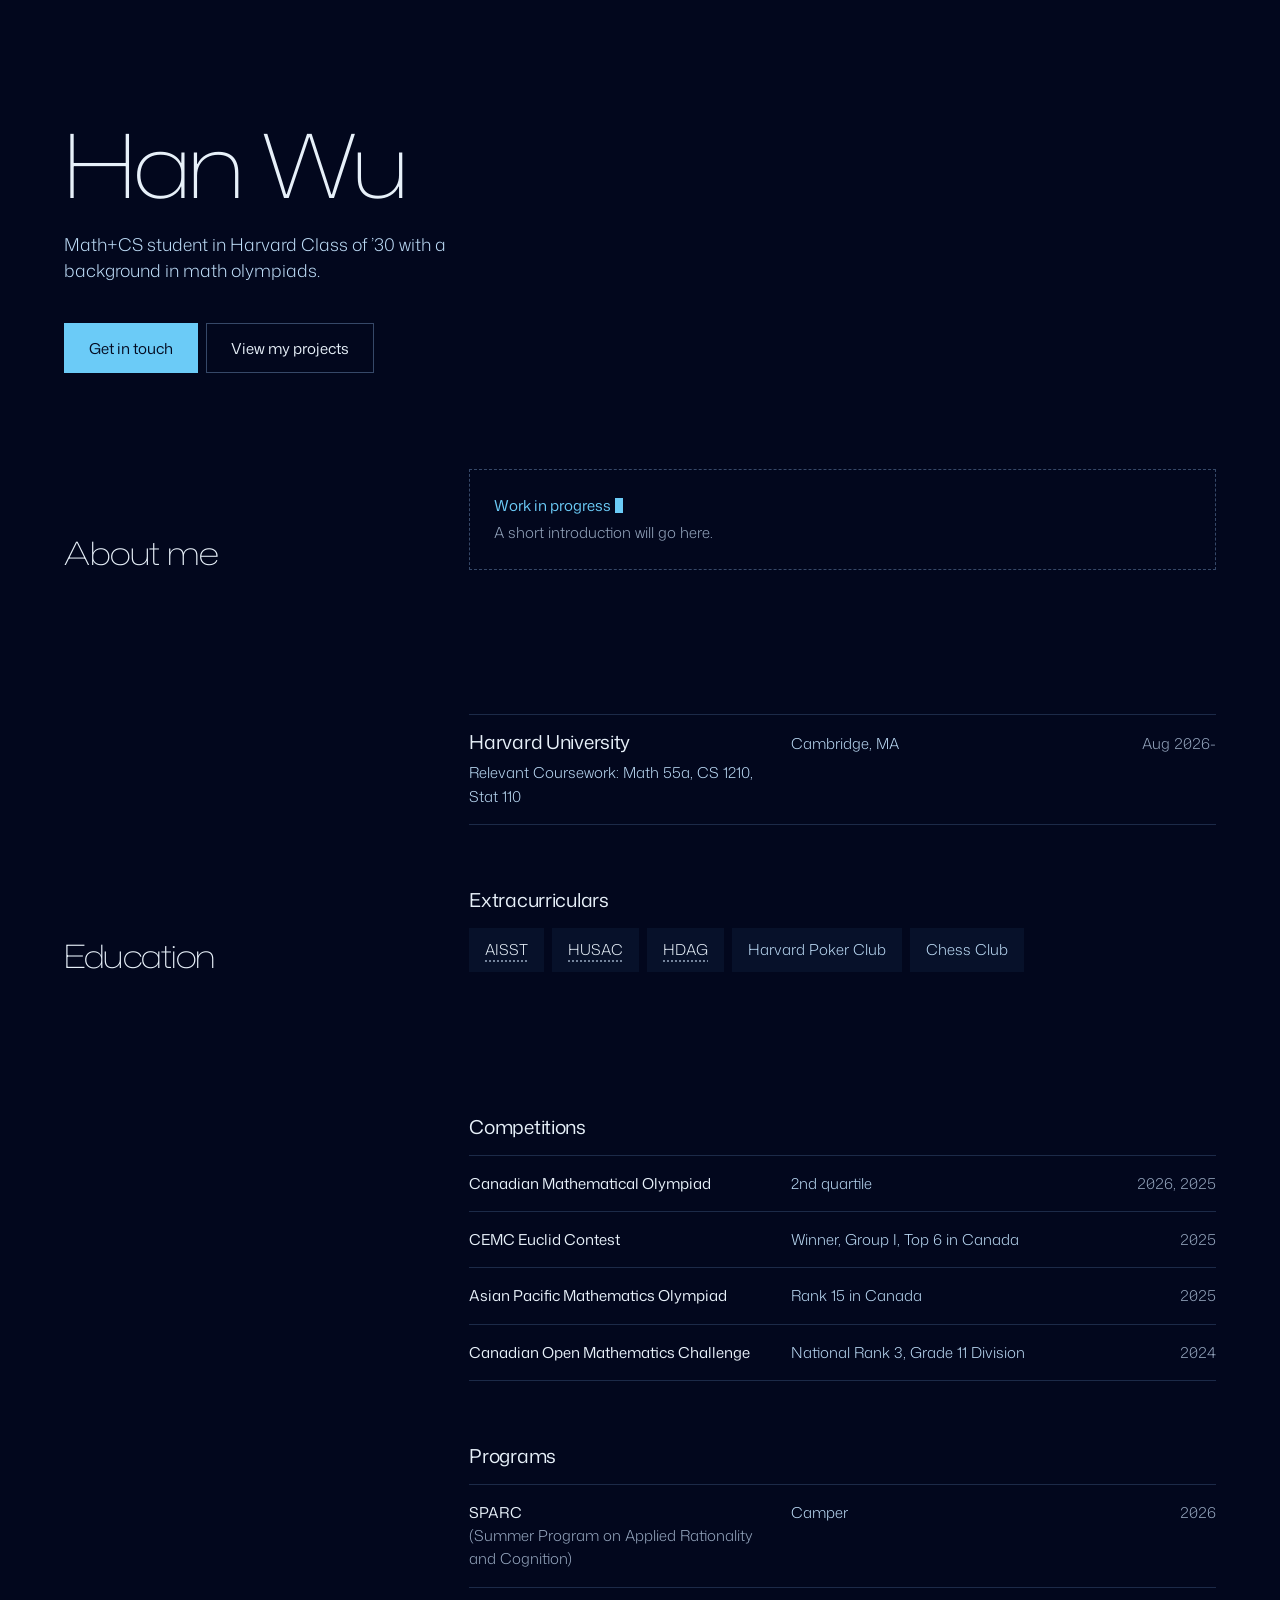
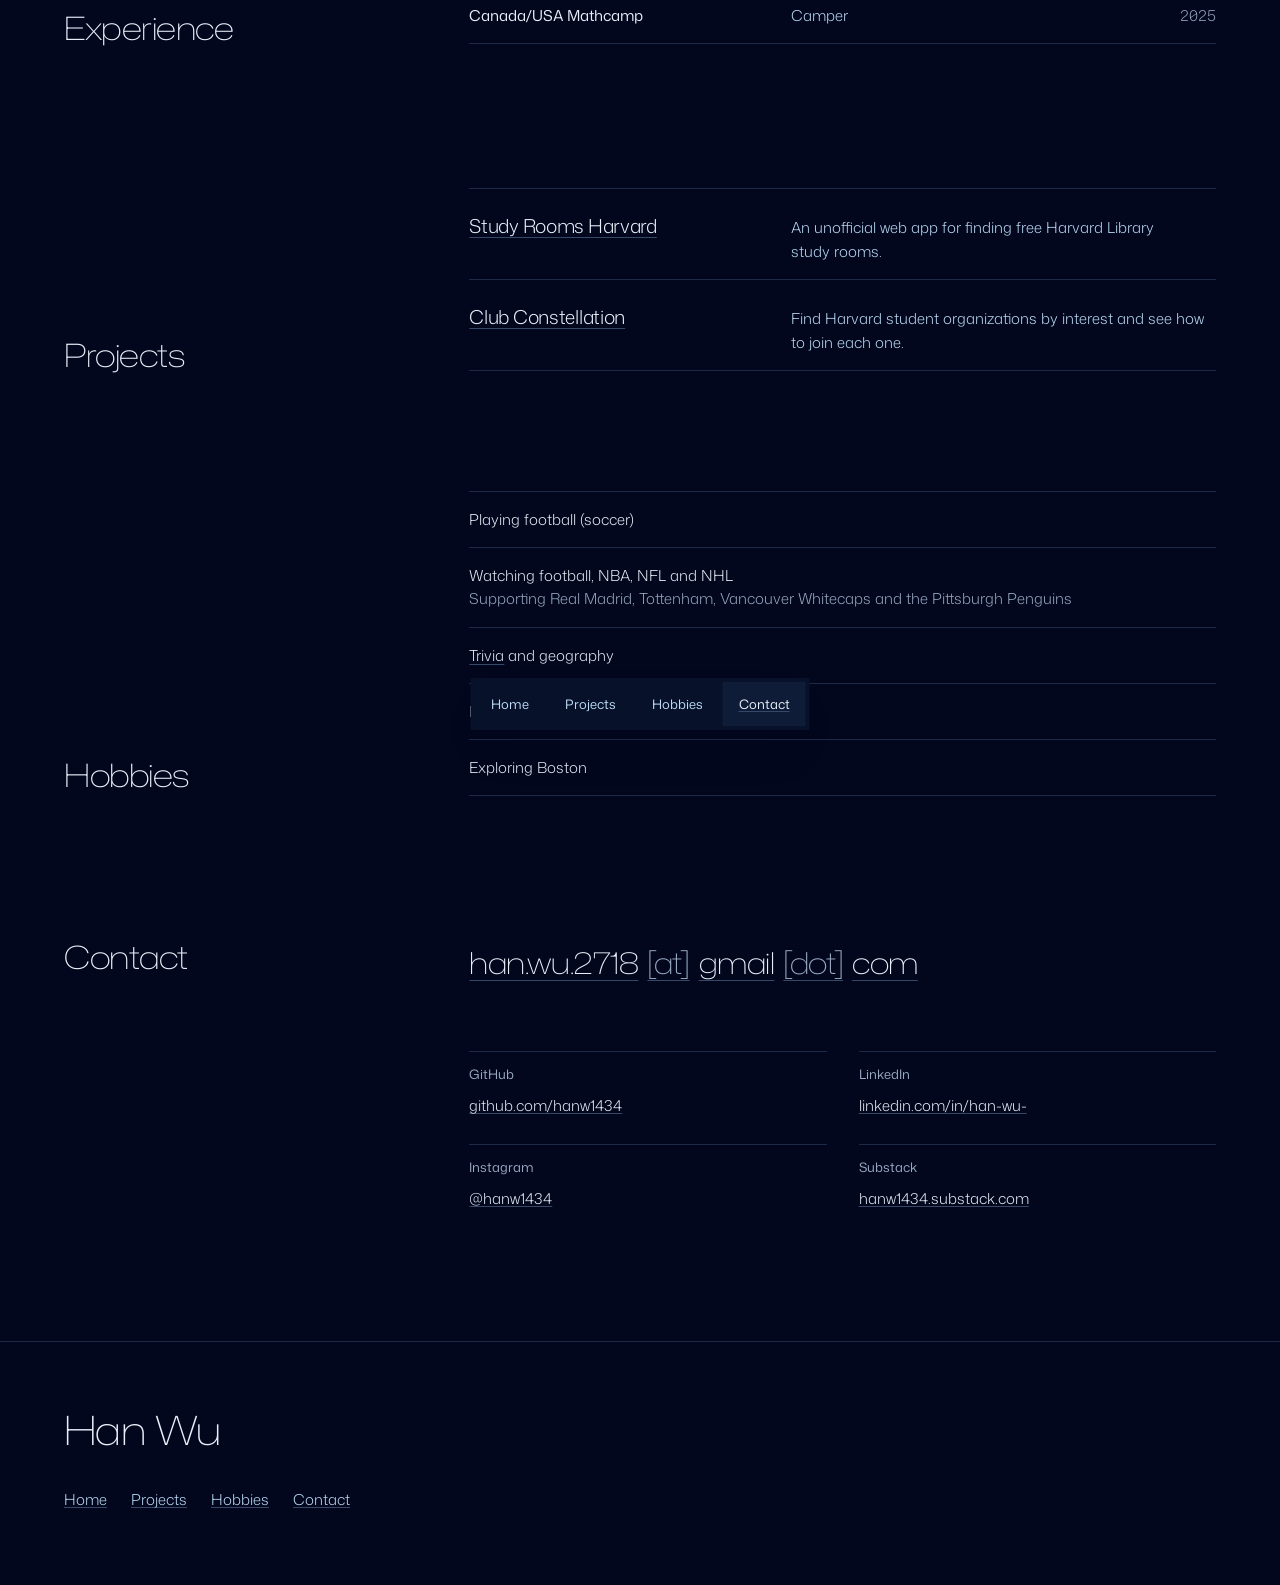
<file: projects.html>
<!DOCTYPE html>
<html lang="en">
<head>
  <meta charset="UTF-8" />
  <meta name="viewport" content="width=device-width, initial-scale=1.0" />
  <link rel="icon" href="favicon.svg" type="image/svg+xml" />
  <title>Han Wu</title>
  <meta http-equiv="refresh" content="0; url=index.html#projects" />
  <link rel="canonical" href="index.html#projects" />
</head>
<body>
  <p>This page moved to <a href="index.html#projects">index.html#projects</a>.</p>
</body>
</html>
</file>
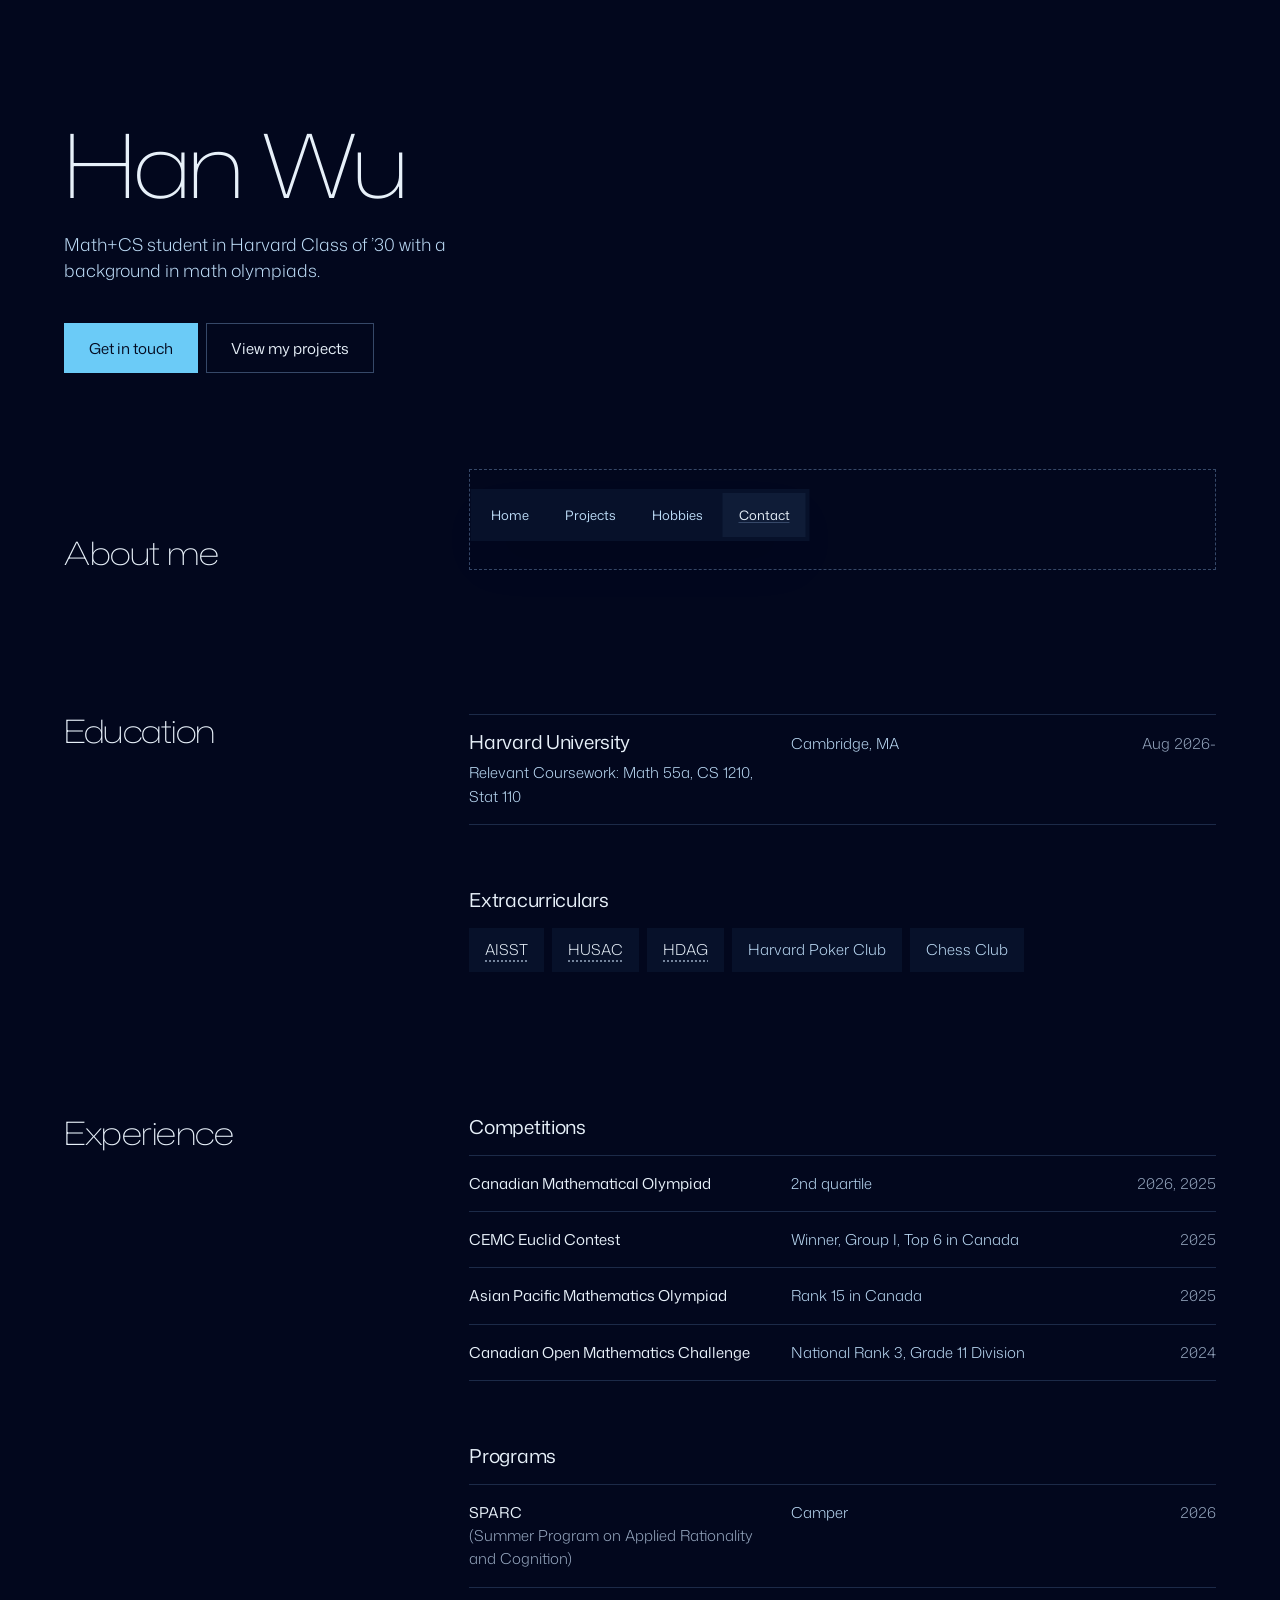
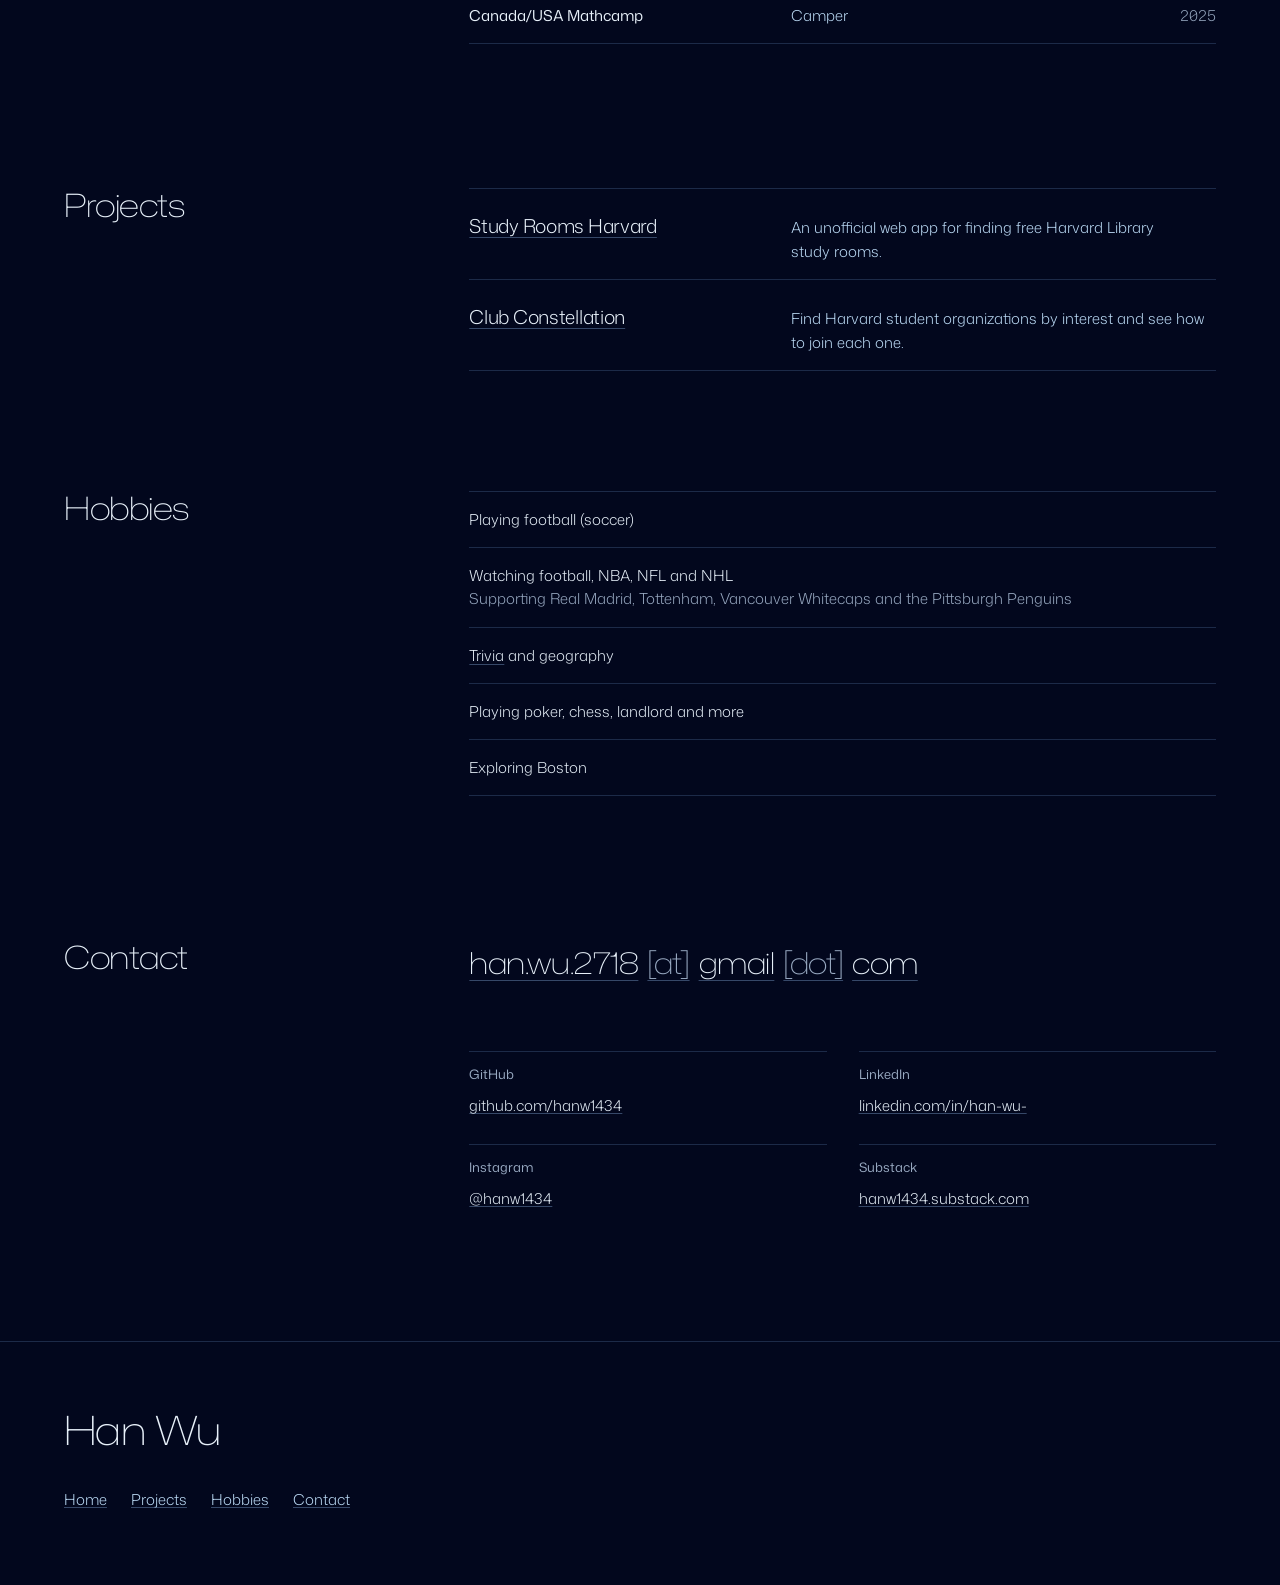
<file: resume.html>
<!DOCTYPE html>
<html lang="en">
<head>
  <meta charset="UTF-8" />
  <meta name="viewport" content="width=device-width, initial-scale=1.0" />
  <link rel="icon" href="favicon.svg" type="image/svg+xml" />
  <title>Han Wu</title>
  <meta http-equiv="refresh" content="0; url=index.html#education" />
  <link rel="canonical" href="index.html#education" />
</head>
<body>
  <p>This page moved to <a href="index.html#education">index.html#education</a>.</p>
</body>
</html>
</file>
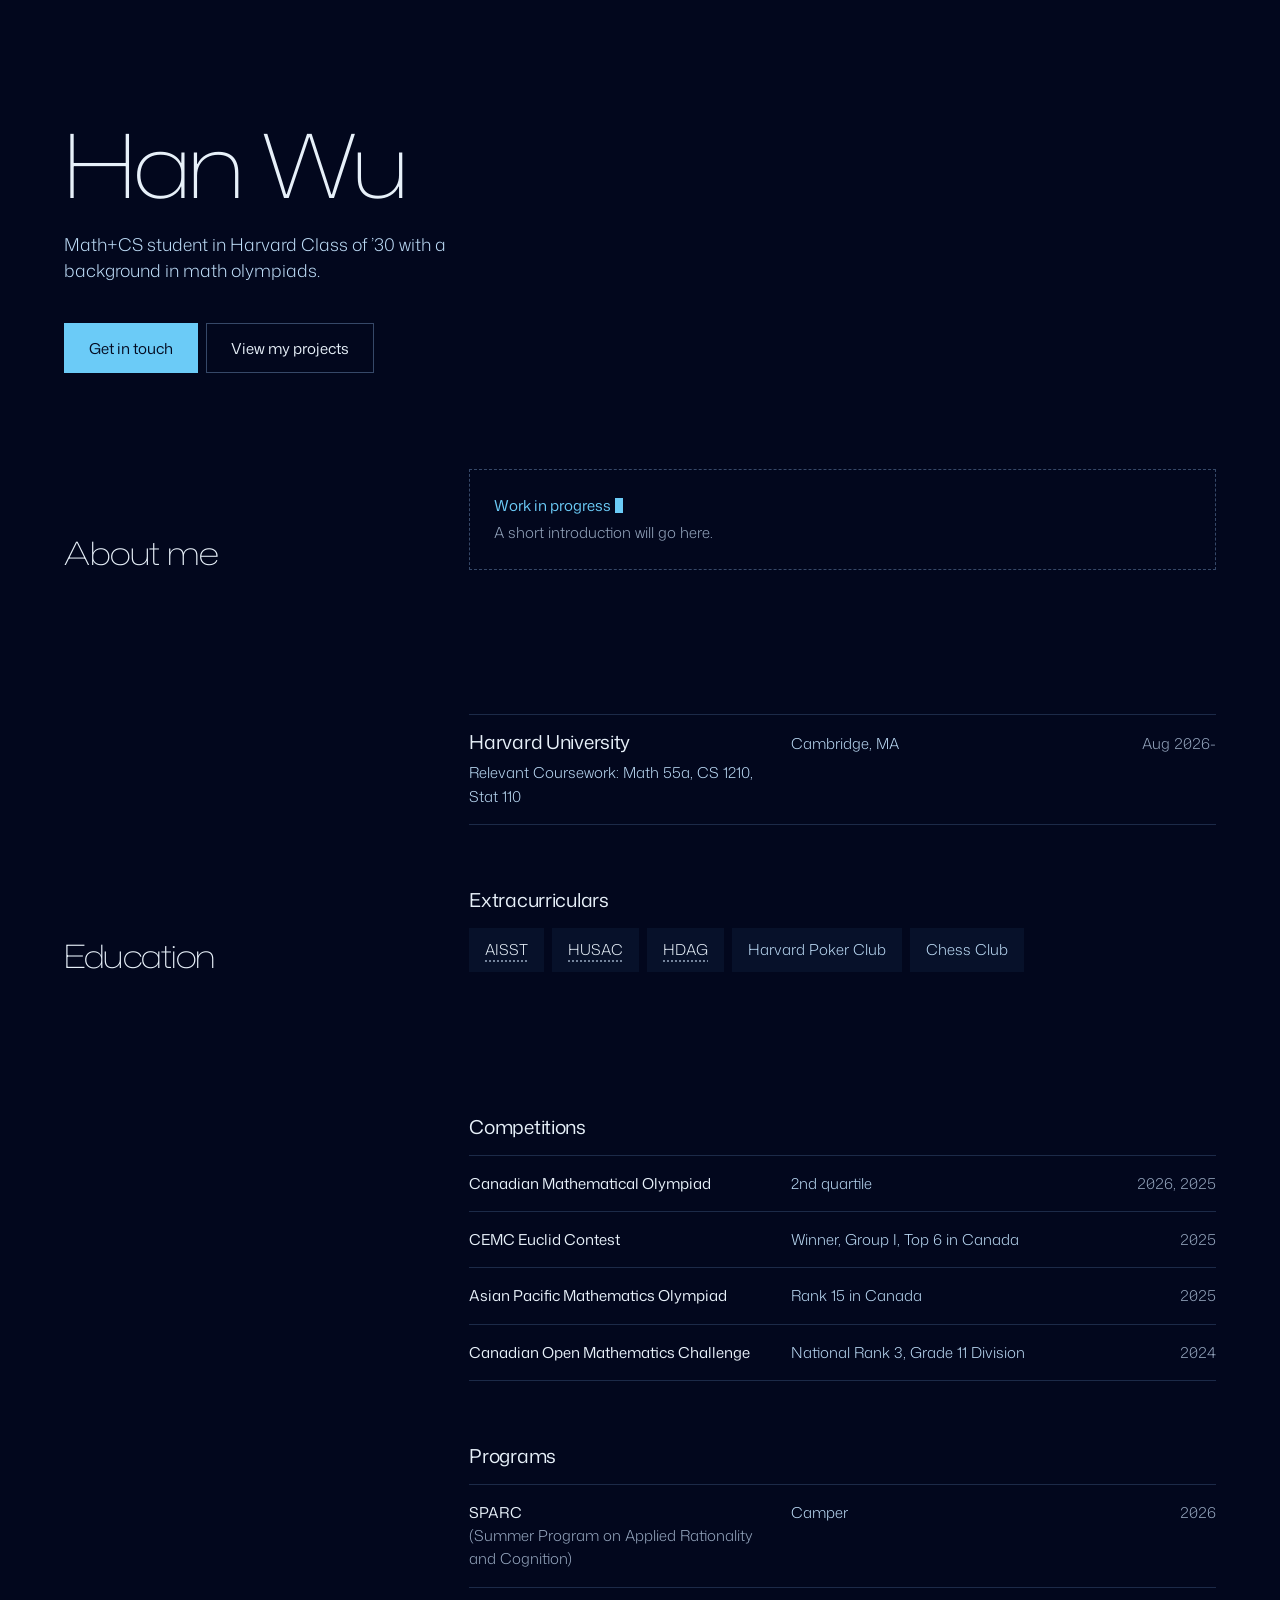
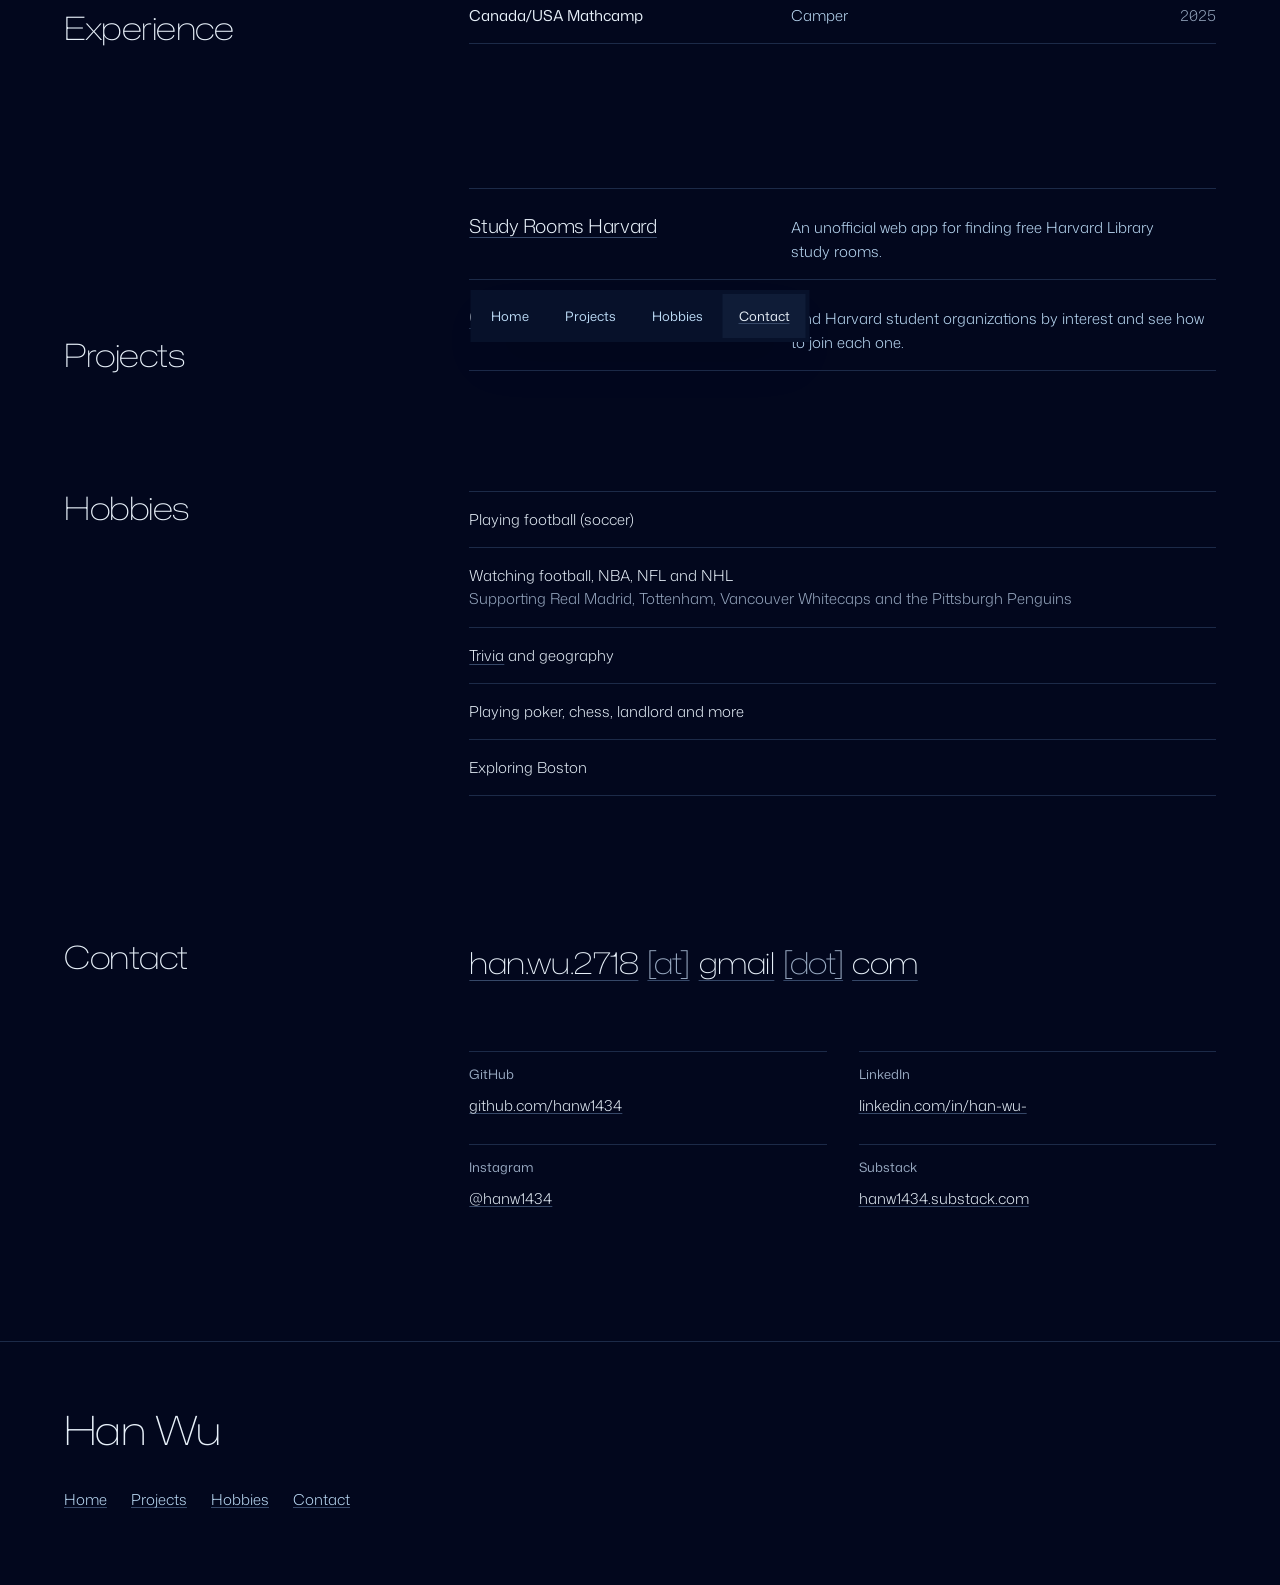
<file: substack.html>
<!DOCTYPE html>
<html lang="en">
<head>
  <meta charset="UTF-8" />
  <meta name="viewport" content="width=device-width, initial-scale=1.0" />
  <link rel="icon" href="favicon.svg" type="image/svg+xml" />
  <title>Han Wu</title>
  <meta http-equiv="refresh" content="0; url=index.html#hobbies" />
  <link rel="canonical" href="index.html#hobbies" />
</head>
<body>
  <p>This page moved to <a href="index.html#hobbies">index.html#hobbies</a>.</p>
</body>
</html>
</file>
